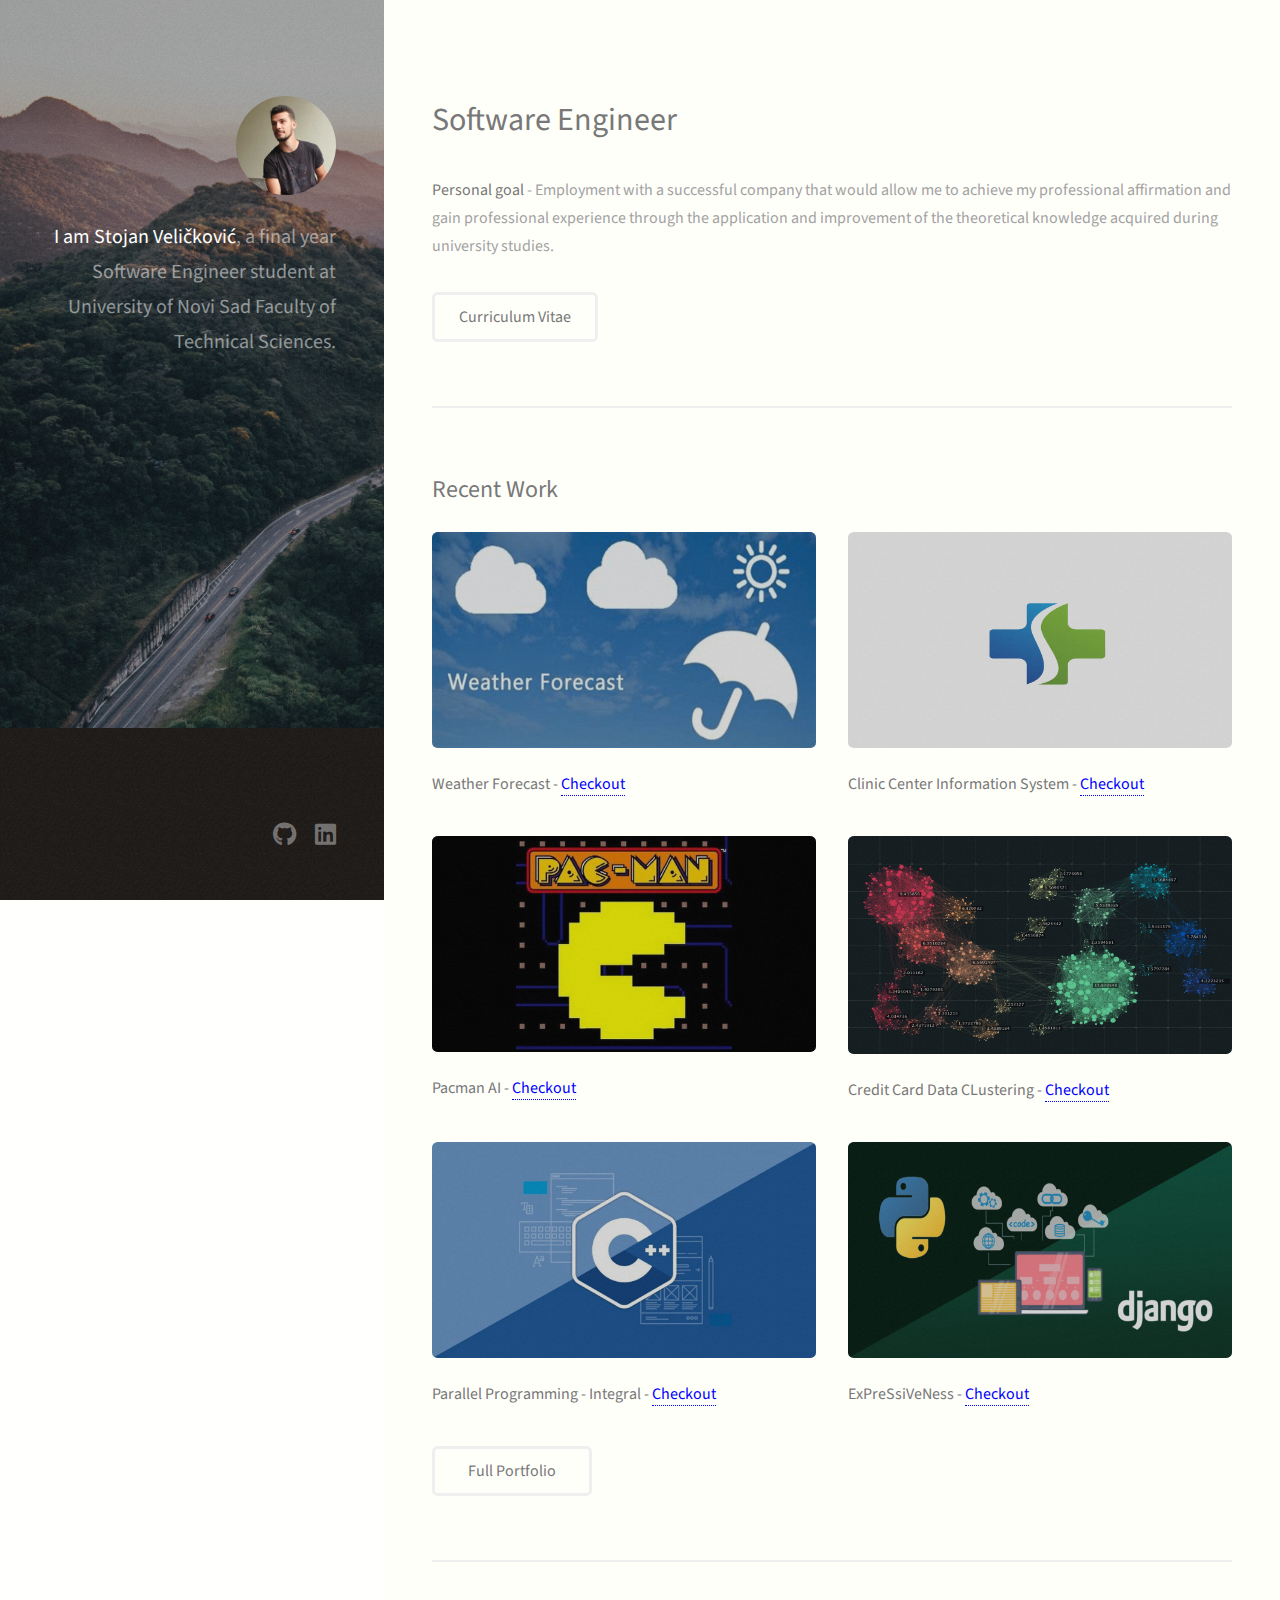
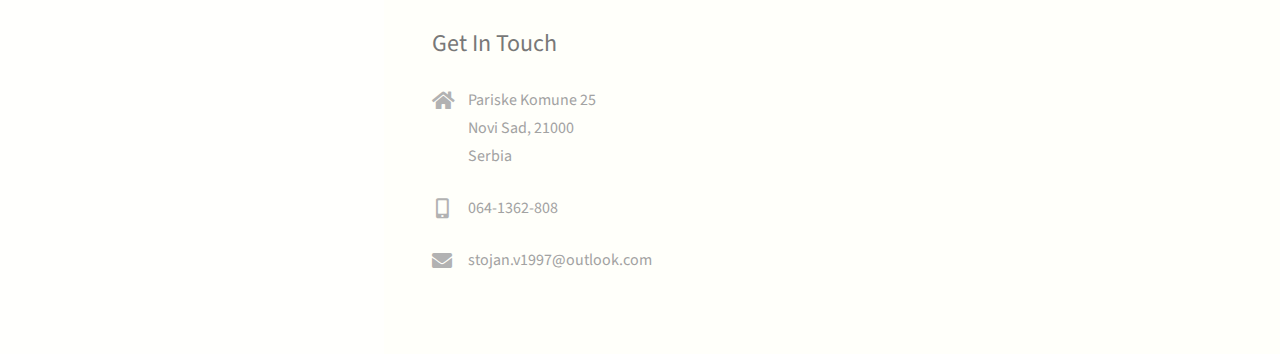
<file: index.html>
<!DOCTYPE HTML>
<!--
	Strata by HTML5 UP
	html5up.net | @ajlkn
	Free for personal and commercial use under the CCA 3.0 license (html5up.net/license)
-->
<html>

<head>
	<title>Portfolio</title>
	<meta charset="utf-8" />
	<meta name="viewport" content="width=device-width, initial-scale=1, user-scalable=no" />
	<link rel="stylesheet" href="assets/css/main.css" />
</head>

<body class="is-preload">

	<!-- Header -->
	<header id="header">
		<div class="inner">
			<a href="#" class="image avatar"><img src="images/avatar.jpg" alt="" /></a>
			<h1><strong>I am Stojan Veličković</strong>, a final year Software Engineer student at
				University of Novi Sad Faculty of Technical Sciences.<br />
			</h1>
		</div>
	</header>

	<!-- Main -->
	<div id="main">

		<!-- One -->
		<section id="one">
			<header class="major">
				<h2>Software Engineer</h2>
			</header>
			<p><strong>Personal goal </strong> - Employment with a successful company that would allow me to achieve my
				professional
				affirmation and gain
				professional experience through the application and improvement of the theoretical knowledge acquired
				during university studies.</p>
			<ul class="actions">
				<li><a href="https://github.com/StojanV97/StojanV97.github.io/blob/master/cv/Stojan%20Velickovi%C4%87%20%20CV.pdf"
						class="button" target="_blank">Curriculum Vitae</a></li>
			</ul>
		</section>

		<!-- Two -->
		<section id="two">
			<h2>Recent Work</h2>
			<div class="row">
				<article class="col-6 col-12-xsmall work-item">
					<a href="images/weather.jpg" class="image fit thumb"><img src="images/weather.jpg" alt="" /></a>
					<h3>Weather Forecast -
						<a href="https://github.com/StojanV97/Weather_App" target="_blank" class="linc">
							Checkout</a>
					</h3>
				</article>
				<article class="col-6 col-12-xsmall work-item">
					<a href="images/medical/medical.jpg" class="image fit thumb"><img src="images/medical/medical.jpg"
							alt="" /></a>
					<h3>Clinic Center Information System -
						<a href="https://github.com/StojanV97/Clinic_Center" target="_blank" class="linc">
							Checkout</a>
					</h3>
					</a>
				</article>
				<article class="col-6 col-12-xsmall work-item">
					<a href="images/pacman.jpg" class="image fit thumb"><img src="images/pacman.jpg" alt="" /></a>
					<h3>Pacman AI -
						<a href="https://github.com/StojanV97/Pacman_AI_and_Clustering" target="_blank" class="linc">
							Checkout</a>
					</h3>
				</article>
				<article class="col-6 col-12-xsmall work-item">
					<a href="images/clustering-algorithms-in-Machine-Learning.jpg" class="image fit thumb"><img
							src="images/clustering-algorithms-in-Machine-Learning.jpg" alt="" /></a>
					<h3>Credit Card Data CLustering -
						<a href="https://github.com/StojanV97/Pacman_AI_and_Clustering" target="_blank" class="linc">
							Checkout</a>
					</h3>
				</article>
				<article class="col-6 col-12-xsmall work-item">
					<a href="images/c++.jpg" class="image fit thumb"><img src="images/c++.jpg" alt="" /></a>
					<h3>Parallel Programming - Integral -
						<a href="https://github.com/StojanV97/TBB_Integral" target="_blank" class="linc">
							Checkout</a>
					</h3>
				</article>
				<article class="col-6 col-12-xsmall work-item">
					<a href="images/django.jpg" class="image fit thumb"><img src="images/django.jpg" alt="" /></a>
					<h3>ExPreSsiVeNess -
						<a href="https://github.com/StojanV97/ExPreSsiVeNess" target="_blank" class="linc">
							Checkout</a>
					</h3>
				</article>
			</div>
			<ul class="actions">
				<li><a href="https://github.com/StojanV97?tab=repositories" target="_blank" class="button">Full
						Portfolio</a></li>
			</ul>
		</section>

		<!-- Three -->
		<section id="three">
			<h2>Get In Touch</h2>
			<div class="col-4 col-12-small">
				<ul class="labeled-icons">
					<li>
						<h3 class="icon solid fa-home"><span class="label">Address</span></h3>
						Pariske Komune 25<br />
						Novi Sad, 21000<br />
						Serbia
					</li>
					<li>
						<h3 class="icon solid fa-mobile-alt"><span class="label">Phone</span></h3>
						064-1362-808
					</li>
					<li>
						<h3 class="icon solid fa-envelope"><span class="label">Email</span></h3>
						stojan.v1997@outlook.com
					</li>
				</ul>
			</div>
	</div>
	</section>

	<!-- Four -->
	<!--
					<section id="four">
						<h2>Elements</h2>

						<section>
							<h4>Text</h4>
							<p>This is <b>bold</b> and this is <strong>strong</strong>. This is <i>italic</i> and this is <em>emphasized</em>.
							This is <sup>superscript</sup> text and this is <sub>subscript</sub> text.
							This is <u>underlined</u> and this is code: <code>for (;;) { ... }</code>. Finally, <a href="#">this is a link</a>.</p>
							<hr />
							<header>
								<h4>Heading with a Subtitle</h4>
								<p>Lorem ipsum dolor sit amet nullam id egestas urna aliquam</p>
							</header>
							<p>Nunc lacinia ante nunc ac lobortis. Interdum adipiscing gravida odio porttitor sem non mi integer non faucibus ornare mi ut ante amet placerat aliquet. Volutpat eu sed ante lacinia sapien lorem accumsan varius montes viverra nibh in adipiscing blandit tempus accumsan.</p>
							<header>
								<h5>Heading with a Subtitle</h5>
								<p>Lorem ipsum dolor sit amet nullam id egestas urna aliquam</p>
							</header>
							<p>Nunc lacinia ante nunc ac lobortis. Interdum adipiscing gravida odio porttitor sem non mi integer non faucibus ornare mi ut ante amet placerat aliquet. Volutpat eu sed ante lacinia sapien lorem accumsan varius montes viverra nibh in adipiscing blandit tempus accumsan.</p>
							<hr />
							<h2>Heading Level 2</h2>
							<h3>Heading Level 3</h3>
							<h4>Heading Level 4</h4>
							<h5>Heading Level 5</h5>
							<h6>Heading Level 6</h6>
							<hr />
							<h5>Blockquote</h5>
							<blockquote>Fringilla nisl. Donec accumsan interdum nisi, quis tincidunt felis sagittis eget tempus euismod. Vestibulum ante ipsum primis in faucibus vestibulum. Blandit adipiscing eu felis iaculis volutpat ac adipiscing accumsan faucibus. Vestibulum ante ipsum primis in faucibus lorem ipsum dolor sit amet nullam adipiscing eu felis.</blockquote>
							<h5>Preformatted</h5>
							<pre><code>i = 0;

while (!deck.isInOrder()) {
print 'Iteration ' + i;
deck.shuffle();
i++;
}

print 'It took ' + i + ' iterations to sort the deck.';</code></pre>
						</section>

						<section>
							<h4>Lists</h4>
							<div class="row">
								<div class="col-6 col-12-xsmall">
									<h5>Unordered</h5>
									<ul>
										<li>Dolor pulvinar etiam magna etiam.</li>
										<li>Sagittis adipiscing lorem eleifend.</li>
										<li>Felis enim feugiat dolore viverra.</li>
									</ul>
									<h5>Alternate</h5>
									<ul class="alt">
										<li>Dolor pulvinar etiam magna etiam.</li>
										<li>Sagittis adipiscing lorem eleifend.</li>
										<li>Felis enim feugiat dolore viverra.</li>
									</ul>
								</div>
								<div class="col-6 col-12-xsmall">
									<h5>Ordered</h5>
									<ol>
										<li>Dolor pulvinar etiam magna etiam.</li>
										<li>Etiam vel felis at lorem sed viverra.</li>
										<li>Felis enim feugiat dolore viverra.</li>
										<li>Dolor pulvinar etiam magna etiam.</li>
										<li>Etiam vel felis at lorem sed viverra.</li>
										<li>Felis enim feugiat dolore viverra.</li>
									</ol>
									<h5>Icons</h5>
									<ul class="icons">
										<li><a href="#" class="icon brands fa-twitter"><span class="label">Twitter</span></a></li>
										<li><a href="#" class="icon brands fa-facebook-f"><span class="label">Facebook</span></a></li>
										<li><a href="#" class="icon brands fa-instagram"><span class="label">Instagram</span></a></li>
										<li><a href="#" class="icon brands fa-github"><span class="label">Github</span></a></li>
										<li><a href="#" class="icon brands fa-dribbble"><span class="label">Dribbble</span></a></li>
										<li><a href="#" class="icon brands fa-tumblr"><span class="label">Tumblr</span></a></li>
									</ul>
								</div>
							</div>
							<h5>Actions</h5>
							<ul class="actions">
								<li><a href="#" class="button primary">Default</a></li>
								<li><a href="#" class="button">Default</a></li>
							</ul>
							<ul class="actions small">
								<li><a href="#" class="button primary small">Small</a></li>
								<li><a href="#" class="button small">Small</a></li>
							</ul>
							<div class="row">
								<div class="col-6 col-12-small">
									<ul class="actions stacked">
										<li><a href="#" class="button primary">Default</a></li>
										<li><a href="#" class="button">Default</a></li>
									</ul>
								</div>
								<div class="col-6 col-12-small">
									<ul class="actions stacked">
										<li><a href="#" class="button primary small">Small</a></li>
										<li><a href="#" class="button small">Small</a></li>
									</ul>
								</div>
								<div class="col-6 col-12-small">
									<ul class="actions stacked">
										<li><a href="#" class="button primary fit">Default</a></li>
										<li><a href="#" class="button fit">Default</a></li>
									</ul>
								</div>
								<div class="col-6 col-12-small">
									<ul class="actions stacked">
										<li><a href="#" class="button primary small fit">Small</a></li>
										<li><a href="#" class="button small fit">Small</a></li>
									</ul>
								</div>
							</div>
						</section>

						<section>
							<h4>Table</h4>
							<h5>Default</h5>
							<div class="table-wrapper">
								<table>
									<thead>
										<tr>
											<th>Name</th>
											<th>Description</th>
											<th>Price</th>
										</tr>
									</thead>
									<tbody>
										<tr>
											<td>Item One</td>
											<td>Ante turpis integer aliquet porttitor.</td>
											<td>29.99</td>
										</tr>
										<tr>
											<td>Item Two</td>
											<td>Vis ac commodo adipiscing arcu aliquet.</td>
											<td>19.99</td>
										</tr>
										<tr>
											<td>Item Three</td>
											<td> Morbi faucibus arcu accumsan lorem.</td>
											<td>29.99</td>
										</tr>
										<tr>
											<td>Item Four</td>
											<td>Vitae integer tempus condimentum.</td>
											<td>19.99</td>
										</tr>
										<tr>
											<td>Item Five</td>
											<td>Ante turpis integer aliquet porttitor.</td>
											<td>29.99</td>
										</tr>
									</tbody>
									<tfoot>
										<tr>
											<td colspan="2"></td>
											<td>100.00</td>
										</tr>
									</tfoot>
								</table>
							</div>

							<h5>Alternate</h5>
							<div class="table-wrapper">
								<table class="alt">
									<thead>
										<tr>
											<th>Name</th>
											<th>Description</th>
											<th>Price</th>
										</tr>
									</thead>
									<tbody>
										<tr>
											<td>Item One</td>
											<td>Ante turpis integer aliquet porttitor.</td>
											<td>29.99</td>
										</tr>
										<tr>
											<td>Item Two</td>
											<td>Vis ac commodo adipiscing arcu aliquet.</td>
											<td>19.99</td>
										</tr>
										<tr>
											<td>Item Three</td>
											<td> Morbi faucibus arcu accumsan lorem.</td>
											<td>29.99</td>
										</tr>
										<tr>
											<td>Item Four</td>
											<td>Vitae integer tempus condimentum.</td>
											<td>19.99</td>
										</tr>
										<tr>
											<td>Item Five</td>
											<td>Ante turpis integer aliquet porttitor.</td>
											<td>29.99</td>
										</tr>
									</tbody>
									<tfoot>
										<tr>
											<td colspan="2"></td>
											<td>100.00</td>
										</tr>
									</tfoot>
								</table>
							</div>
						</section>

						<section>
							<h4>Buttons</h4>
							<ul class="actions">
								<li><a href="#" class="button primary">Primary</a></li>
								<li><a href="#" class="button">Default</a></li>
							</ul>
							<ul class="actions">
								<li><a href="#" class="button large">Large</a></li>
								<li><a href="#" class="button">Default</a></li>
								<li><a href="#" class="button small">Small</a></li>
							</ul>
							<ul class="actions fit">
								<li><a href="#" class="button primary fit">Fit</a></li>
								<li><a href="#" class="button fit">Fit</a></li>
							</ul>
							<ul class="actions fit small">
								<li><a href="#" class="button primary fit small">Fit + Small</a></li>
								<li><a href="#" class="button fit small">Fit + Small</a></li>
							</ul>
							<ul class="actions">
								<li><a href="#" class="button primary icon solid fa-download">Icon</a></li>
								<li><a href="#" class="button icon solid fa-download">Icon</a></li>
							</ul>
							<ul class="actions">
								<li><span class="button primary disabled">Primary</span></li>
								<li><span class="button disabled">Default</span></li>
							</ul>
						</section>

						<section>
							<h4>Form</h4>
							<form method="post" action="#">
								<div class="row gtr-uniform gtr-50">
									<div class="col-6 col-12-xsmall">
										<input type="text" name="demo-name" id="demo-name" value="" placeholder="Name" />
									</div>
									<div class="col-6 col-12-xsmall">
										<input type="email" name="demo-email" id="demo-email" value="" placeholder="Email" />
									</div>
									<div class="col-12">
										<select name="demo-category" id="demo-category">
											<option value="">- Category -</option>
											<option value="1">Manufacturing</option>
											<option value="1">Shipping</option>
											<option value="1">Administration</option>
											<option value="1">Human Resources</option>
										</select>
									</div>
									<div class="col-4 col-12-small">
										<input type="radio" id="demo-priority-low" name="demo-priority" checked>
										<label for="demo-priority-low">Low Priority</label>
									</div>
									<div class="col-4 col-12-small">
										<input type="radio" id="demo-priority-normal" name="demo-priority">
										<label for="demo-priority-normal">Normal Priority</label>
									</div>
									<div class="col-4 col-12-small">
										<input type="radio" id="demo-priority-high" name="demo-priority">
										<label for="demo-priority-high">High Priority</label>
									</div>
									<div class="col-6 col-12-small">
										<input type="checkbox" id="demo-copy" name="demo-copy">
										<label for="demo-copy">Email me a copy of this message</label>
									</div>
									<div class="col-6 col-12-small">
										<input type="checkbox" id="demo-human" name="demo-human" checked>
										<label for="demo-human">I am a human and not a robot</label>
									</div>
									<div class="col-12">
										<textarea name="demo-message" id="demo-message" placeholder="Enter your message" rows="6"></textarea>
									</div>
									<div class="col-12">
										<ul class="actions">
											<li><input type="submit" value="Send Message" class="primary" /></li>
											<li><input type="reset" value="Reset" /></li>
										</ul>
									</div>
								</div>
							</form>
						</section>

						<section>
							<h4>Image</h4>
							<h5>Fit</h5>
							<div class="box alt">
								<div class="row gtr-50 gtr-uniform">
									<div class="col-12"><span class="image fit"><img src="images/fulls/05.jpg" alt="" /></span></div>
									<div class="col-4"><span class="image fit"><img src="images/thumbs/01.jpg" alt="" /></span></div>
									<div class="col-4"><span class="image fit"><img src="images/thumbs/02.jpg" alt="" /></span></div>
									<div class="col-4"><span class="image fit"><img src="images/thumbs/03.jpg" alt="" /></span></div>
									<div class="col-4"><span class="image fit"><img src="images/thumbs/04.jpg" alt="" /></span></div>
									<div class="col-4"><span class="image fit"><img src="images/thumbs/05.jpg" alt="" /></span></div>
									<div class="col-4"><span class="image fit"><img src="images/thumbs/06.jpg" alt="" /></span></div>
									<div class="col-4"><span class="image fit"><img src="images/thumbs/03.jpg" alt="" /></span></div>
									<div class="col-4"><span class="image fit"><img src="images/thumbs/02.jpg" alt="" /></span></div>
									<div class="col-4"><span class="image fit"><img src="images/thumbs/01.jpg" alt="" /></span></div>
								</div>
							</div>
							<h5>Left &amp; Right</h5>
							<p><span class="image left"><img src="images/avatar.jpg" alt="" /></span>Fringilla nisl. Donec accumsan interdum nisi, quis tincidunt felis sagittis eget. tempus euismod. Vestibulum ante ipsum primis in faucibus vestibulum. Blandit adipiscing eu felis iaculis volutpat ac adipiscing accumsan eu faucibus. Integer ac pellentesque praesent tincidunt felis sagittis eget. tempus euismod. Vestibulum ante ipsum primis in faucibus vestibulum. Blandit adipiscing eu felis iaculis volutpat ac adipiscing accumsan eu faucibus. Integer ac pellentesque praesent. Donec accumsan interdum nisi, quis tincidunt felis sagittis eget. tempus euismod. Vestibulum ante ipsum primis in faucibus vestibulum. Blandit adipiscing eu felis iaculis volutpat ac adipiscing accumsan eu faucibus. Integer ac pellentesque praesent tincidunt felis sagittis eget. tempus euismod. Vestibulum ante ipsum primis in faucibus vestibulum. Blandit adipiscing eu felis iaculis volutpat ac adipiscing accumsan eu faucibus. Integer ac pellentesque praesent.</p>
							<p><span class="image right"><img src="images/avatar.jpg" alt="" /></span>Fringilla nisl. Donec accumsan interdum nisi, quis tincidunt felis sagittis eget. tempus euismod. Vestibulum ante ipsum primis in faucibus vestibulum. Blandit adipiscing eu felis iaculis volutpat ac adipiscing accumsan eu faucibus. Integer ac pellentesque praesent tincidunt felis sagittis eget. tempus euismod. Vestibulum ante ipsum primis in faucibus vestibulum. Blandit adipiscing eu felis iaculis volutpat ac adipiscing accumsan eu faucibus. Integer ac pellentesque praesent. Donec accumsan interdum nisi, quis tincidunt felis sagittis eget. tempus euismod. Vestibulum ante ipsum primis in faucibus vestibulum. Blandit adipiscing eu felis iaculis volutpat ac adipiscing accumsan eu faucibus. Integer ac pellentesque praesent tincidunt felis sagittis eget. tempus euismod. Vestibulum ante ipsum primis in faucibus vestibulum. Blandit adipiscing eu felis iaculis volutpat ac adipiscing accumsan eu faucibus. Integer ac pellentesque praesent.</p>
						</section>

					</section>
				-->

	</div>

	<!-- Footer -->
	<footer id="footer">
		<div class="inner">
			<ul class="icons">
				<li><a href="https://github.com/StojanV97" class="icon brands fa-github" target="_blank"><span
							class="label">Github</span></a></li>

				<li><a href="https://linkedin.com/in/stojan-velickovic-3a07561b7" class="icon brands fa fa-linkedin"
						target="_blank"><span class="label">Linked in</span></a></li>
			</ul>

		</div>
	</footer>

	<!-- Scripts -->
	<script src="assets/js/jquery.min.js"></script>
	<script src="assets/js/jquery.poptrox.min.js"></script>
	<script src="assets/js/browser.min.js"></script>
	<script src="assets/js/breakpoints.min.js"></script>
	<script src="assets/js/util.js"></script>
	<script src="assets/js/main.js"></script>

</body>

</html>
</file>
<file: assets/css/main.css>
@import url("fontawesome-all.min.css");
@import url("https://fonts.googleapis.com/css?family=Source+Sans+Pro:400,400italic");



html, body, div, span, applet, object,
iframe, h1, h2, h3, h4, h5, h6, p, blockquote,
pre, a, abbr, acronym, address, big, cite,
code, del, dfn, em, img, ins, kbd, q, s, samp,
small, strike, strong, sub, sup, tt, var, b,
u, i, center, dl, dt, dd, ol, ul, li, fieldset,
form, label, legend, table, caption, tbody,
tfoot, thead, tr, th, td, article, aside,
canvas, details, embed, figure, figcaption,
footer, header, hgroup, menu, nav, output, ruby,
section, summary, time, mark, audio, video {
	
	margin: 0;
	padding: 0;
	border: 0;
	font-size: 100%;
	font: inherit;
	vertical-align: baseline;}

article, aside, details, figcaption, figure,
footer, header, hgroup, menu, nav, section {
	display: block;}

body {
	line-height: 1;
}



ol, ul {
	list-style: none;
}

blockquote, q {
	quotes: none;
}

	blockquote:before, blockquote:after, q:before, q:after {
		content: '';
		content: none;
	}

table {
	border-collapse: collapse;
	border-spacing: 0;
}

body {
	-webkit-text-size-adjust: none;
}

mark {
	background-color: transparent;
	color: inherit;
}

input::-moz-focus-inner {
	border: 0;
	padding: 0;
}

input, select, textarea {
	-moz-appearance: none;
	-webkit-appearance: none;
	-ms-appearance: none;
	appearance: none;
}

/* Basic */

	html {
		box-sizing: border-box;
	}

	*, *:before, *:after {
		box-sizing: inherit;
	}

	body {
		background-color:#FFFFFD;
	}

		body.is-preload *, body.is-preload *:before, body.is-preload *:after {
			-moz-animation: none !important;
			-webkit-animation: none !important;
			-ms-animation: none !important;
			animation: none !important;
			-moz-transition: none !important;
			-webkit-transition: none !important;
			-ms-transition: none !important;
			transition: none !important;
		}

	body, input, select, textarea {
		color: #a2a2a2;
		font-family: "Source Sans Pro", Helvetica, sans-serif;
		font-size: 16pt;
		font-weight: 400;
		line-height: 1.75em;
	}

	a {
		-moz-transition: color 0.2s ease-in-out, border-color 0.2s ease-in-out;
		-webkit-transition: color 0.2s ease-in-out, border-color 0.2s ease-in-out;
		-ms-transition: color 0.2s ease-in-out, border-color 0.2s ease-in-out;
		transition: color 0.2s ease-in-out, border-color 0.2s ease-in-out;
		border-bottom: dotted 1px;
		color: #49bf9d;
		text-decoration: none;
	}

		a:hover {
			border-bottom-color: transparent;
			color: #49bf9d !important;
			text-decoration: none;
		}

	strong, b {
		color: #787878;
		font-weight: 400;
	}

	em, i {
		font-style: italic;
	}

	p {
		margin: 0 0 2em 0;
	}

	h1, h2, h3, h4, h5, h6 {
		color: #787878;
		font-weight: 400;
		line-height: 1em;
		margin: 0 0 1em 0;
	}

		h1 a, h2 a, h3 a, h4 a, h5 a, h6 a {
			color: inherit;
			text-decoration: none;
		}

	h1 {
		font-size: 2em;
		line-height: 1.5em;
	}

	h2 {
		font-size: 1.5em;
		line-height: 1.5em;
	}

	h3 {
		font-size: 1.25em;
		line-height: 1.5em;
	}

	h4 {
		font-size: 1.1em;
		line-height: 1.5em;
	}

	h5 {
		font-size: 0.9em;
		line-height: 1.5em;
	}

	h6 {
		font-size: 0.7em;
		line-height: 1.5em;
	}

	sub {
		font-size: 0.8em;
		position: relative;
		top: 0.5em;
	}

	sup {
		font-size: 0.8em;
		position: relative;
		top: -0.5em;
	}

	hr {
		border: 0;
		border-bottom: solid 2px #efefef;
		margin: 2em 0;
	}

		hr.major {
			margin: 3em 0;
		}

	blockquote {
		border-left: solid 6px #efefef;
		font-style: italic;
		margin: 0 0 2em 0;
		padding: 0.5em 0 0.5em 1.5em;
	}

	code {
		background: #f7f7f7;
		border-radius: 0.35em;
		border: solid 2px #efefef;
		font-family: "Courier New", monospace;
		font-size: 0.9em;
		margin: 0 0.25em;
		padding: 0.25em 0.65em;
	}

	pre {
		-webkit-overflow-scrolling: touch;
		font-family: "Courier New", monospace;
		font-size: 0.9em;
		margin: 0 0 2em 0;
	}

		pre code {
			display: block;
			line-height: 1.75em;
			padding: 1em 1.5em;
			overflow-x: auto;
		}

	.align-left {
		text-align: left;
	}

	.align-center {
		text-align: center;
	}

	.align-right {
		text-align: right;
	}

/* Container */

	.container {
		margin: 0 auto;
		max-width: calc(100% - 4em);
		width: 100%;
	}

		.container.xsmall {
			width: 25%;
		}

		.container.small {
			width: 50%;
		}

		.container.medium {
			width: 75%;
		}

		.container.large {
			width: 125%;
		}

		.container.xlarge {
			width: 150%;
		}

		.container.max {
			width: 100%;
		}

		@media screen and (max-width: 980px) {

			.container {
				width: 100% !important;
				max-width: 100% !important;
			}

		}

		@media screen and (max-width: 480px) {

			.container {
				max-width: calc(100% - 3em);
			}

		}

/* Row */

	.row {
		display: flex;
		flex-wrap: wrap;
		box-sizing: border-box;
		align-items: stretch;
	}

		.row > * {
			box-sizing: border-box;
		}

		.row.gtr-uniform > * > :last-child {
			margin-bottom: 0;
		}

		.row.aln-left {
			justify-content: flex-start;
		}

		.row.aln-center {
			justify-content: center;
		}

		.row.aln-right {
			justify-content: flex-end;
		}

		.row.aln-top {
			align-items: flex-start;
		}

		.row.aln-middle {
			align-items: center;
		}

		.row.aln-bottom {
			align-items: flex-end;
		}

		.row > .imp {
			order: -1;
		}

		.row > .col-1 {
			width: 8.33333%;
		}

		.row > .off-1 {
			margin-left: 8.33333%;
		}

		.row > .col-2 {
			width: 16.66667%;
		}

		.row > .off-2 {
			margin-left: 16.66667%;
		}

		.row > .col-3 {
			width: 25%;
		}

		.row > .off-3 {
			margin-left: 25%;
		}

		.row > .col-4 {
			width: 33.33333%;
		}

		.row > .off-4 {
			margin-left: 33.33333%;
		}

		.row > .col-5 {
			width: 41.66667%;
		}

		.row > .off-5 {
			margin-left: 41.66667%;
		}

		.row > .col-6 {
			width: 50%;
		}

		.row > .off-6 {
			margin-left: 50%;
		}

		.row > .col-7 {
			width: 58.33333%;
		}

		.row > .off-7 {
			margin-left: 58.33333%;
		}

		.row > .col-8 {
			width: 66.66667%;
		}

		.row > .off-8 {
			margin-left: 66.66667%;
		}

		.row > .col-9 {
			width: 75%;
		}

		.row > .off-9 {
			margin-left: 75%;
		}

		.row > .col-10 {
			width: 83.33333%;
		}

		.row > .off-10 {
			margin-left: 83.33333%;
		}

		.row > .col-11 {
			width: 91.66667%;
		}

		.row > .off-11 {
			margin-left: 91.66667%;
		}

		.row > .col-12 {
			width: 100%;
		}

		.row > .off-12 {
			margin-left: 100%;
		}

		.row.gtr-0 {
			margin-top: 0;
			margin-left: 0em;
		}

			.row.gtr-0 > * {
				padding: 0 0 0 0em;
			}

			.row.gtr-0.gtr-uniform {
				margin-top: 0em;
			}

				.row.gtr-0.gtr-uniform > * {
					padding-top: 0em;
				}

		.row.gtr-25 {
			margin-top: 0;
			margin-left: -0.625em;
		}

			.row.gtr-25 > * {
				padding: 0 0 0 0.625em;
			}

			.row.gtr-25.gtr-uniform {
				margin-top: -0.625em;
			}

				.row.gtr-25.gtr-uniform > * {
					padding-top: 0.625em;
				}

		.row.gtr-50 {
			margin-top: 0;
			margin-left: -1.25em;
		}

			.row.gtr-50 > * {
				padding: 0 0 0 1.25em;
			}

			.row.gtr-50.gtr-uniform {
				margin-top: -1.25em;
			}

				.row.gtr-50.gtr-uniform > * {
					padding-top: 1.25em;
				}

		.row {
			margin-top: 0;
			margin-left: -2.5em;
		}

			.row > * {
				padding: 0 0 0 2.5em;
			}

			.row.gtr-uniform {
				margin-top: -2.5em;
			}

				.row.gtr-uniform > * {
					padding-top: 2.5em;
				}

		.row.gtr-150 {
			margin-top: 0;
			margin-left: -3.75em;
		}

			.row.gtr-150 > * {
				padding: 0 0 0 3.75em;
			}

			.row.gtr-150.gtr-uniform {
				margin-top: -3.75em;
			}

				.row.gtr-150.gtr-uniform > * {
					padding-top: 3.75em;
				}

		.row.gtr-200 {
			margin-top: 0;
			margin-left: -5em;
		}

			.row.gtr-200 > * {
				padding: 0 0 0 5em;
			}

			.row.gtr-200.gtr-uniform {
				margin-top: -5em;
			}

				.row.gtr-200.gtr-uniform > * {
					padding-top: 5em;
				}

		@media screen and (max-width: 1800px) {

			.row {
				display: flex;
				flex-wrap: wrap;
				box-sizing: border-box;
				align-items: stretch;
			}

				.row > * {
					box-sizing: border-box;
				}

				.row.gtr-uniform > * > :last-child {
					margin-bottom: 0;
				}

				.row.aln-left {
					justify-content: flex-start;
				}

				.row.aln-center {
					justify-content: center;
				}

				.row.aln-right {
					justify-content: flex-end;
				}

				.row.aln-top {
					align-items: flex-start;
				}

				.row.aln-middle {
					align-items: center;
				}

				.row.aln-bottom {
					align-items: flex-end;
				}

				.row > .imp-xlarge {
					order: -1;
				}

				.row > .col-1-xlarge {
					width: 8.33333%;
				}

				.row > .off-1-xlarge {
					margin-left: 8.33333%;
				}

				.row > .col-2-xlarge {
					width: 16.66667%;
				}

				.row > .off-2-xlarge {
					margin-left: 16.66667%;
				}

				.row > .col-3-xlarge {
					width: 25%;
				}

				.row > .off-3-xlarge {
					margin-left: 25%;
				}

				.row > .col-4-xlarge {
					width: 33.33333%;
				}

				.row > .off-4-xlarge {
					margin-left: 33.33333%;
				}

				.row > .col-5-xlarge {
					width: 41.66667%;
				}

				.row > .off-5-xlarge {
					margin-left: 41.66667%;
				}

				.row > .col-6-xlarge {
					width: 50%;
				}

				.row > .off-6-xlarge {
					margin-left: 50%;
				}

				.row > .col-7-xlarge {
					width: 58.33333%;
				}

				.row > .off-7-xlarge {
					margin-left: 58.33333%;
				}

				.row > .col-8-xlarge {
					width: 66.66667%;
				}

				.row > .off-8-xlarge {
					margin-left: 66.66667%;
				}

				.row > .col-9-xlarge {
					width: 75%;
				}

				.row > .off-9-xlarge {
					margin-left: 75%;
				}

				.row > .col-10-xlarge {
					width: 83.33333%;
				}

				.row > .off-10-xlarge {
					margin-left: 83.33333%;
				}

				.row > .col-11-xlarge {
					width: 91.66667%;
				}

				.row > .off-11-xlarge {
					margin-left: 91.66667%;
				}

				.row > .col-12-xlarge {
					width: 100%;
				}

				.row > .off-12-xlarge {
					margin-left: 100%;
				}

				.row.gtr-0 {
					margin-top: 0;
					margin-left: 0em;
				}

					.row.gtr-0 > * {
						padding: 0 0 0 0em;
					}

					.row.gtr-0.gtr-uniform {
						margin-top: 0em;
					}

						.row.gtr-0.gtr-uniform > * {
							padding-top: 0em;
						}

				.row.gtr-25 {
					margin-top: 0;
					margin-left: -0.625em;
				}

					.row.gtr-25 > * {
						padding: 0 0 0 0.625em;
					}

					.row.gtr-25.gtr-uniform {
						margin-top: -0.625em;
					}

						.row.gtr-25.gtr-uniform > * {
							padding-top: 0.625em;
						}

				.row.gtr-50 {
					margin-top: 0;
					margin-left: -1.25em;
				}

					.row.gtr-50 > * {
						padding: 0 0 0 1.25em;
					}

					.row.gtr-50.gtr-uniform {
						margin-top: -1.25em;
					}

						.row.gtr-50.gtr-uniform > * {
							padding-top: 1.25em;
						}

				.row {
					margin-top: 0;
					margin-left: -2.5em;
				}

					.row > * {
						padding: 0 0 0 2.5em;
					}

					.row.gtr-uniform {
						margin-top: -2.5em;
					}

						.row.gtr-uniform > * {
							padding-top: 2.5em;
						}

				.row.gtr-150 {
					margin-top: 0;
					margin-left: -3.75em;
				}

					.row.gtr-150 > * {
						padding: 0 0 0 3.75em;
					}

					.row.gtr-150.gtr-uniform {
						margin-top: -3.75em;
					}

						.row.gtr-150.gtr-uniform > * {
							padding-top: 3.75em;
						}

				.row.gtr-200 {
					margin-top: 0;
					margin-left: -5em;
				}

					.row.gtr-200 > * {
						padding: 0 0 0 5em;
					}

					.row.gtr-200.gtr-uniform {
						margin-top: -5em;
					}

						.row.gtr-200.gtr-uniform > * {
							padding-top: 5em;
						}

		}

		@media screen and (max-width: 1280px) {

			.row {
				display: flex;
				flex-wrap: wrap;
				box-sizing: border-box;
				align-items: stretch;
			}

				.row > * {
					box-sizing: border-box;
				}

				.row.gtr-uniform > * > :last-child {
					margin-bottom: 0;
				}

				.row.aln-left {
					justify-content: flex-start;
				}

				.row.aln-center {
					justify-content: center;
				}

				.row.aln-right {
					justify-content: flex-end;
				}

				.row.aln-top {
					align-items: flex-start;
				}

				.row.aln-middle {
					align-items: center;
				}

				.row.aln-bottom {
					align-items: flex-end;
				}

				.row > .imp-large {
					order: -1;
				}

				.row > .col-1-large {
					width: 8.33333%;
				}

				.row > .off-1-large {
					margin-left: 8.33333%;
				}

				.row > .col-2-large {
					width: 16.66667%;
				}

				.row > .off-2-large {
					margin-left: 16.66667%;
				}

				.row > .col-3-large {
					width: 25%;
				}

				.row > .off-3-large {
					margin-left: 25%;
				}

				.row > .col-4-large {
					width: 33.33333%;
				}

				.row > .off-4-large {
					margin-left: 33.33333%;
				}

				.row > .col-5-large {
					width: 41.66667%;
				}

				.row > .off-5-large {
					margin-left: 41.66667%;
				}

				.row > .col-6-large {
					width: 50%;
				}

				.row > .off-6-large {
					margin-left: 50%;
				}

				.row > .col-7-large {
					width: 58.33333%;
				}

				.row > .off-7-large {
					margin-left: 58.33333%;
				}

				.row > .col-8-large {
					width: 66.66667%;
				}

				.row > .off-8-large {
					margin-left: 66.66667%;
				}

				.row > .col-9-large {
					width: 75%;
				}

				.row > .off-9-large {
					margin-left: 75%;
				}

				.row > .col-10-large {
					width: 83.33333%;
				}

				.row > .off-10-large {
					margin-left: 83.33333%;
				}

				.row > .col-11-large {
					width: 91.66667%;
				}

				.row > .off-11-large {
					margin-left: 91.66667%;
				}

				.row > .col-12-large {
					width: 100%;
				}

				.row > .off-12-large {
					margin-left: 100%;
				}

				.row.gtr-0 {
					margin-top: 0;
					margin-left: 0em;
				}

					.row.gtr-0 > * {
						padding: 0 0 0 0em;
					}

					.row.gtr-0.gtr-uniform {
						margin-top: 0em;
					}

						.row.gtr-0.gtr-uniform > * {
							padding-top: 0em;
						}

				.row.gtr-25 {
					margin-top: 0;
					margin-left: -0.5em;
				}

					.row.gtr-25 > * {
						padding: 0 0 0 0.5em;
					}

					.row.gtr-25.gtr-uniform {
						margin-top: -0.5em;
					}

						.row.gtr-25.gtr-uniform > * {
							padding-top: 0.5em;
						}

				.row.gtr-50 {
					margin-top: 0;
					margin-left: -1em;
				}

					.row.gtr-50 > * {
						padding: 0 0 0 1em;
					}

					.row.gtr-50.gtr-uniform {
						margin-top: -1em;
					}

						.row.gtr-50.gtr-uniform > * {
							padding-top: 1em;
						}

				.row {
					margin-top: 0;
					margin-left: -2em;
				}

					.row > * {
						padding: 0 0 0 2em;
					}

					.row.gtr-uniform {
						margin-top: -2em;
					}

						.row.gtr-uniform > * {
							padding-top: 2em;
						}

				.row.gtr-150 {
					margin-top: 0;
					margin-left: -3em;
				}

					.row.gtr-150 > * {
						padding: 0 0 0 3em;
					}

					.row.gtr-150.gtr-uniform {
						margin-top: -3em;
					}

						.row.gtr-150.gtr-uniform > * {
							padding-top: 3em;
						}

				.row.gtr-200 {
					margin-top: 0;
					margin-left: -4em;
				}

					.row.gtr-200 > * {
						padding: 0 0 0 4em;
					}

					.row.gtr-200.gtr-uniform {
						margin-top: -4em;
					}

						.row.gtr-200.gtr-uniform > * {
							padding-top: 4em;
						}

		}

		@media screen and (max-width: 980px) {

			.row {
				display: flex;
				flex-wrap: wrap;
				box-sizing: border-box;
				align-items: stretch;
			}

				.row > * {
					box-sizing: border-box;
				}

				.row.gtr-uniform > * > :last-child {
					margin-bottom: 0;
				}

				.row.aln-left {
					justify-content: flex-start;
				}

				.row.aln-center {
					justify-content: center;
				}

				.row.aln-right {
					justify-content: flex-end;
				}

				.row.aln-top {
					align-items: flex-start;
				}

				.row.aln-middle {
					align-items: center;
				}

				.row.aln-bottom {
					align-items: flex-end;
				}

				.row > .imp-medium {
					order: -1;
				}

				.row > .col-1-medium {
					width: 8.33333%;
				}

				.row > .off-1-medium {
					margin-left: 8.33333%;
				}

				.row > .col-2-medium {
					width: 16.66667%;
				}

				.row > .off-2-medium {
					margin-left: 16.66667%;
				}

				.row > .col-3-medium {
					width: 25%;
				}

				.row > .off-3-medium {
					margin-left: 25%;
				}

				.row > .col-4-medium {
					width: 33.33333%;
				}

				.row > .off-4-medium {
					margin-left: 33.33333%;
				}

				.row > .col-5-medium {
					width: 41.66667%;
				}

				.row > .off-5-medium {
					margin-left: 41.66667%;
				}

				.row > .col-6-medium {
					width: 50%;
				}

				.row > .off-6-medium {
					margin-left: 50%;
				}

				.row > .col-7-medium {
					width: 58.33333%;
				}

				.row > .off-7-medium {
					margin-left: 58.33333%;
				}

				.row > .col-8-medium {
					width: 66.66667%;
				}

				.row > .off-8-medium {
					margin-left: 66.66667%;
				}

				.row > .col-9-medium {
					width: 75%;
				}

				.row > .off-9-medium {
					margin-left: 75%;
				}

				.row > .col-10-medium {
					width: 83.33333%;
				}

				.row > .off-10-medium {
					margin-left: 83.33333%;
				}

				.row > .col-11-medium {
					width: 91.66667%;
				}

				.row > .off-11-medium {
					margin-left: 91.66667%;
				}

				.row > .col-12-medium {
					width: 100%;
				}

				.row > .off-12-medium {
					margin-left: 100%;
				}

				.row.gtr-0 {
					margin-top: 0;
					margin-left: 0em;
				}

					.row.gtr-0 > * {
						padding: 0 0 0 0em;
					}

					.row.gtr-0.gtr-uniform {
						margin-top: 0em;
					}

						.row.gtr-0.gtr-uniform > * {
							padding-top: 0em;
						}

				.row.gtr-25 {
					margin-top: 0;
					margin-left: -0.5em;
				}

					.row.gtr-25 > * {
						padding: 0 0 0 0.5em;
					}

					.row.gtr-25.gtr-uniform {
						margin-top: -0.5em;
					}

						.row.gtr-25.gtr-uniform > * {
							padding-top: 0.5em;
						}

				.row.gtr-50 {
					margin-top: 0;
					margin-left: -1em;
				}

					.row.gtr-50 > * {
						padding: 0 0 0 1em;
					}

					.row.gtr-50.gtr-uniform {
						margin-top: -1em;
					}

						.row.gtr-50.gtr-uniform > * {
							padding-top: 1em;
						}

				.row {
					margin-top: 0;
					margin-left: -2em;
				}

					.row > * {
						padding: 0 0 0 2em;
					}

					.row.gtr-uniform {
						margin-top: -2em;
					}

						.row.gtr-uniform > * {
							padding-top: 2em;
						}

				.row.gtr-150 {
					margin-top: 0;
					margin-left: -3em;
				}

					.row.gtr-150 > * {
						padding: 0 0 0 3em;
					}

					.row.gtr-150.gtr-uniform {
						margin-top: -3em;
					}

						.row.gtr-150.gtr-uniform > * {
							padding-top: 3em;
						}

				.row.gtr-200 {
					margin-top: 0;
					margin-left: -4em;
				}

					.row.gtr-200 > * {
						padding: 0 0 0 4em;
					}

					.row.gtr-200.gtr-uniform {
						margin-top: -4em;
					}

						.row.gtr-200.gtr-uniform > * {
							padding-top: 4em;
						}

		}

		@media screen and (max-width: 736px) {

			.row {
				display: flex;
				flex-wrap: wrap;
				box-sizing: border-box;
				align-items: stretch;
			}

				.row > * {
					box-sizing: border-box;
				}

				.row.gtr-uniform > * > :last-child {
					margin-bottom: 0;
				}

				.row.aln-left {
					justify-content: flex-start;
				}

				.row.aln-center {
					justify-content: center;
				}

				.row.aln-right {
					justify-content: flex-end;
				}

				.row.aln-top {
					align-items: flex-start;
				}

				.row.aln-middle {
					align-items: center;
				}

				.row.aln-bottom {
					align-items: flex-end;
				}

				.row > .imp-small {
					order: -1;
				}

				.row > .col-1-small {
					width: 8.33333%;
				}

				.row > .off-1-small {
					margin-left: 8.33333%;
				}

				.row > .col-2-small {
					width: 16.66667%;
				}

				.row > .off-2-small {
					margin-left: 16.66667%;
				}

				.row > .col-3-small {
					width: 25%;
				}

				.row > .off-3-small {
					margin-left: 25%;
				}

				.row > .col-4-small {
					width: 33.33333%;
				}

				.row > .off-4-small {
					margin-left: 33.33333%;
				}

				.row > .col-5-small {
					width: 41.66667%;
				}

				.row > .off-5-small {
					margin-left: 41.66667%;
				}

				.row > .col-6-small {
					width: 50%;
				}

				.row > .off-6-small {
					margin-left: 50%;
				}

				.row > .col-7-small {
					width: 58.33333%;
				}

				.row > .off-7-small {
					margin-left: 58.33333%;
				}

				.row > .col-8-small {
					width: 66.66667%;
				}

				.row > .off-8-small {
					margin-left: 66.66667%;
				}

				.row > .col-9-small {
					width: 75%;
				}

				.row > .off-9-small {
					margin-left: 75%;
				}

				.row > .col-10-small {
					width: 83.33333%;
				}

				.row > .off-10-small {
					margin-left: 83.33333%;
				}

				.row > .col-11-small {
					width: 91.66667%;
				}

				.row > .off-11-small {
					margin-left: 91.66667%;
				}

				.row > .col-12-small {
					width: 100%;
				}

				.row > .off-12-small {
					margin-left: 100%;
				}

				.row.gtr-0 {
					margin-top: 0;
					margin-left: 0em;
				}

					.row.gtr-0 > * {
						padding: 0 0 0 0em;
					}

					.row.gtr-0.gtr-uniform {
						margin-top: 0em;
					}

						.row.gtr-0.gtr-uniform > * {
							padding-top: 0em;
						}

				.row.gtr-25 {
					margin-top: 0;
					margin-left: -0.375em;
				}

					.row.gtr-25 > * {
						padding: 0 0 0 0.375em;
					}

					.row.gtr-25.gtr-uniform {
						margin-top: -0.375em;
					}

						.row.gtr-25.gtr-uniform > * {
							padding-top: 0.375em;
						}

				.row.gtr-50 {
					margin-top: 0;
					margin-left: -0.75em;
				}

					.row.gtr-50 > * {
						padding: 0 0 0 0.75em;
					}

					.row.gtr-50.gtr-uniform {
						margin-top: -0.75em;
					}

						.row.gtr-50.gtr-uniform > * {
							padding-top: 0.75em;
						}

				.row {
					margin-top: 0;
					margin-left: -1.5em;
				}

					.row > * {
						padding: 0 0 0 1.5em;
					}

					.row.gtr-uniform {
						margin-top: -1.5em;
					}

						.row.gtr-uniform > * {
							padding-top: 1.5em;
						}

				.row.gtr-150 {
					margin-top: 0;
					margin-left: -2.25em;
				}

					.row.gtr-150 > * {
						padding: 0 0 0 2.25em;
					}

					.row.gtr-150.gtr-uniform {
						margin-top: -2.25em;
					}

						.row.gtr-150.gtr-uniform > * {
							padding-top: 2.25em;
						}

				.row.gtr-200 {
					margin-top: 0;
					margin-left: -3em;
				}

					.row.gtr-200 > * {
						padding: 0 0 0 3em;
					}

					.row.gtr-200.gtr-uniform {
						margin-top: -3em;
					}

						.row.gtr-200.gtr-uniform > * {
							padding-top: 3em;
						}

		}

		@media screen and (max-width: 480px) {

			.row {
				display: flex;
				flex-wrap: wrap;
				box-sizing: border-box;
				align-items: stretch;
			}

				.row > * {
					box-sizing: border-box;
				}

				.row.gtr-uniform > * > :last-child {
					margin-bottom: 0;
				}

				.row.aln-left {
					justify-content: flex-start;
				}

				.row.aln-center {
					justify-content: center;
				}

				.row.aln-right {
					justify-content: flex-end;
				}

				.row.aln-top {
					align-items: flex-start;
				}

				.row.aln-middle {
					align-items: center;
				}

				.row.aln-bottom {
					align-items: flex-end;
				}

				.row > .imp-xsmall {
					order: -1;
				}

				.row > .col-1-xsmall {
					width: 8.33333%;
				}

				.row > .off-1-xsmall {
					margin-left: 8.33333%;
				}

				.row > .col-2-xsmall {
					width: 16.66667%;
				}

				.row > .off-2-xsmall {
					margin-left: 16.66667%;
				}

				.row > .col-3-xsmall {
					width: 25%;
				}

				.row > .off-3-xsmall {
					margin-left: 25%;
				}

				.row > .col-4-xsmall {
					width: 33.33333%;
				}

				.row > .off-4-xsmall {
					margin-left: 33.33333%;
				}

				.row > .col-5-xsmall {
					width: 41.66667%;
				}

				.row > .off-5-xsmall {
					margin-left: 41.66667%;
				}

				.row > .col-6-xsmall {
					width: 50%;
				}

				.row > .off-6-xsmall {
					margin-left: 50%;
				}

				.row > .col-7-xsmall {
					width: 58.33333%;
				}

				.row > .off-7-xsmall {
					margin-left: 58.33333%;
				}

				.row > .col-8-xsmall {
					width: 66.66667%;
				}

				.row > .off-8-xsmall {
					margin-left: 66.66667%;
				}

				.row > .col-9-xsmall {
					width: 75%;
				}

				.row > .off-9-xsmall {
					margin-left: 75%;
				}

				.row > .col-10-xsmall {
					width: 83.33333%;
				}

				.row > .off-10-xsmall {
					margin-left: 83.33333%;
				}

				.row > .col-11-xsmall {
					width: 91.66667%;
				}

				.row > .off-11-xsmall {
					margin-left: 91.66667%;
				}

				.row > .col-12-xsmall {
					width: 100%;
				}

				.row > .off-12-xsmall {
					margin-left: 100%;
				}

				.row.gtr-0 {
					margin-top: 0;
					margin-left: 0em;
				}

					.row.gtr-0 > * {
						padding: 0 0 0 0em;
					}

					.row.gtr-0.gtr-uniform {
						margin-top: 0em;
					}

						.row.gtr-0.gtr-uniform > * {
							padding-top: 0em;
						}

				.row.gtr-25 {
					margin-top: 0;
					margin-left: -0.375em;
				}

					.row.gtr-25 > * {
						padding: 0 0 0 0.375em;
					}

					.row.gtr-25.gtr-uniform {
						margin-top: -0.375em;
					}

						.row.gtr-25.gtr-uniform > * {
							padding-top: 0.375em;
						}

				.row.gtr-50 {
					margin-top: 0;
					margin-left: -0.75em;
				}

					.row.gtr-50 > * {
						padding: 0 0 0 0.75em;
					}

					.row.gtr-50.gtr-uniform {
						margin-top: -0.75em;
					}

						.row.gtr-50.gtr-uniform > * {
							padding-top: 0.75em;
						}

				.row {
					margin-top: 0;
					margin-left: -1.5em;
				}

					.row > * {
						padding: 0 0 0 1.5em;
					}

					.row.gtr-uniform {
						margin-top: -1.5em;
					}

						.row.gtr-uniform > * {
							padding-top: 1.5em;
						}

				.row.gtr-150 {
					margin-top: 0;
					margin-left: -2.25em;
				}

					.row.gtr-150 > * {
						padding: 0 0 0 2.25em;
					}

					.row.gtr-150.gtr-uniform {
						margin-top: -2.25em;
					}

						.row.gtr-150.gtr-uniform > * {
							padding-top: 2.25em;
						}

				.row.gtr-200 {
					margin-top: 0;
					margin-left: -3em;
				}

					.row.gtr-200 > * {
						padding: 0 0 0 3em;
					}

					.row.gtr-200.gtr-uniform {
						margin-top: -3em;
					}

						.row.gtr-200.gtr-uniform > * {
							padding-top: 3em;
						}

		}

/* Section/Article */

	section.special, article.special {
		text-align: center;
	}

	header p {
		color: #b2b2b2;
		position: relative;
		margin: 0 0 1.5em 0;
	}

	header h2 + p {
		font-size: 1.25em;
		margin-top: -1em;
		line-height: 1.5em;
	}

	header h3 + p {
		font-size: 1.1em;
		margin-top: -0.8em;
		line-height: 1.5em;
	}

	header h4 + p,
	header h5 + p,
	header h6 + p {
		font-size: 0.9em;
		margin-top: -0.6em;
		line-height: 1.5em;
	}

	header.major h2 {
		font-size: 2em;
	}

/* Form */

	form {
		margin: 0 0 2em 0;
	}

	label {
		color: #787878;
		display: block;
		font-size: 0.9em;
		font-weight: 400;
		margin: 0 0 1em 0;
	}

	input[type="text"],
	input[type="password"],
	input[type="email"],
	select,
	textarea {
		-moz-appearance: none;
		-webkit-appearance: none;
		-ms-appearance: none;
		appearance: none;
		background: #f7f7f7;
		border-radius: 0.35em;
		border: solid 2px transparent;
		color: inherit;
		display: block;
		outline: 0;
		padding: 0 0.75em;
		text-decoration: none;
		width: 100%;
	}

		input[type="text"]:invalid,
		input[type="password"]:invalid,
		input[type="email"]:invalid,
		select:invalid,
		textarea:invalid {
			box-shadow: none;
		}

		input[type="text"]:focus,
		input[type="password"]:focus,
		input[type="email"]:focus,
		select:focus,
		textarea:focus {
			border-color: #49bf9d;
		}

	select {
		background-image: url("data:image/svg+xml;charset=utf8,%3Csvg xmlns='http://www.w3.org/2000/svg' width='40' height='40' preserveAspectRatio='none' viewBox='0 0 40 40'%3E%3Cpath d='M9.4,12.3l10.4,10.4l10.4-10.4c0.2-0.2,0.5-0.4,0.9-0.4c0.3,0,0.6,0.1,0.9,0.4l3.3,3.3c0.2,0.2,0.4,0.5,0.4,0.9 c0,0.4-0.1,0.6-0.4,0.9L20.7,31.9c-0.2,0.2-0.5,0.4-0.9,0.4c-0.3,0-0.6-0.1-0.9-0.4L4.3,17.3c-0.2-0.2-0.4-0.5-0.4-0.9 c0-0.4,0.1-0.6,0.4-0.9l3.3-3.3c0.2-0.2,0.5-0.4,0.9-0.4S9.1,12.1,9.4,12.3z' fill='%23dfdfdf' /%3E%3C/svg%3E");
		background-size: 1.25rem;
		background-repeat: no-repeat;
		background-position: calc(100% - 1rem) center;
		height: 2.75em;
		padding-right: 2.75em;
		text-overflow: ellipsis;
	}

		select option {
			color: #787878;
			background: #fff;
		}

		select:focus::-ms-value {
			background-color: transparent;
		}

		select::-ms-expand {
			display: none;
		}

	input[type="text"],
	input[type="password"],
	input[type="email"],
	select {
		height: 2.75em;
	}

	textarea {
		padding: 0.75em;
	}

	input[type="checkbox"],
	input[type="radio"] {
		-moz-appearance: none;
		-webkit-appearance: none;
		-ms-appearance: none;
		appearance: none;
		display: block;
		float: left;
		margin-right: -2em;
		opacity: 0;
		width: 1em;
		z-index: -1;
	}

		input[type="checkbox"] + label,
		input[type="radio"] + label {
			text-decoration: none;
			color: #a2a2a2;
			cursor: pointer;
			display: inline-block;
			font-size: 1em;
			font-weight: 400;
			padding-left: 2.4em;
			padding-right: 0.75em;
			position: relative;
		}

			input[type="checkbox"] + label:before,
			input[type="radio"] + label:before {
				-moz-osx-font-smoothing: grayscale;
				-webkit-font-smoothing: antialiased;
				display: inline-block;
				font-style: normal;
				font-variant: normal;
				text-rendering: auto;
				line-height: 1;
				text-transform: none !important;
				font-family: 'Font Awesome 5 Free';
				font-weight: 900;
			}

			input[type="checkbox"] + label:before,
			input[type="radio"] + label:before {
				background: #f7f7f7;
				border-radius: 0.35em;
				border: solid 2px transparent;
				content: '';
				display: inline-block;
				font-size: 0.8em;
				height: 2.0625em;
				left: 0;
				line-height: 1.85625em;
				position: absolute;
				text-align: center;
				top: 0;
				width: 2.0625em;
			}

		input[type="checkbox"]:checked + label:before,
		input[type="radio"]:checked + label:before {
			background: #787878;
			border-color: #787878;
			color: #fff;
			content: '\f00c';
		}

		input[type="checkbox"]:focus + label:before,
		input[type="radio"]:focus + label:before {
			border-color: #49bf9d;
		}

	input[type="checkbox"] + label:before {
		border-radius: 0.35em;
	}

	input[type="radio"] + label:before {
		border-radius: 100%;
	}

	::-webkit-input-placeholder {
		color: #b2b2b2 !important;
		opacity: 1.0;
	}

	:-moz-placeholder {
		color: #b2b2b2 !important;
		opacity: 1.0;
	}

	::-moz-placeholder {
		color: #b2b2b2 !important;
		opacity: 1.0;
	}

	:-ms-input-placeholder {
		color: #b2b2b2 !important;
		opacity: 1.0;
	}

/* Box */

	.box {
		border-radius: 0.35em;
		border: solid 2px #efefef;
		margin-bottom: 2em;
		padding: 1.5em;
	}

		.box > :last-child,
		.box > :last-child > :last-child,
		.box > :last-child > :last-child > :last-child {
			margin-bottom: 0;
		}

		.box.alt {
			border: 0;
			border-radius: 0;
			padding: 0;
		}

/* Icon */

	.icon {
		text-decoration: none;
		border-bottom: none;
		position: relative;
	}

		.icon:before {
			-moz-osx-font-smoothing: grayscale;
			-webkit-font-smoothing: antialiased;
			display: inline-block;
			font-style: normal;
			font-variant: normal;
			text-rendering: auto;
			line-height: 1;
			text-transform: none !important;
			font-family: 'Font Awesome 5 Free';
			font-weight: 400;
		}

		.icon > .label {
			display: none;
		}

		.icon:before {
			line-height: inherit;
		}

		.icon.solid:before {
			font-weight: 900;
		}

		.icon.brands:before {
			font-family: 'Font Awesome 5 Brands';
		}

/* Image */

	.linc{
		text-decoration: none;
		outline: none;
		color:blue;
	}

	.image {
		border-radius: 0.35em;
		border: 0;
		display: inline-block;
		position: relative;
	}

		.image:before {
			-moz-transition: opacity 0.2s ease-in-out;
			-webkit-transition: opacity 0.2s ease-in-out;
			-ms-transition: opacity 0.2s ease-in-out;
			transition: opacity 0.2s ease-in-out;
			background: url("images/overlay.png");
			border-radius: 0.35em;
			content: '';
			display: block;
			height: 100%;
			left: 0;
			opacity: 0.5;
			position: absolute;
			top: 0;
			width: 100%;
		}

		.image.thumb {
			text-align: center;
		}

			.image.thumb:after {
				-moz-transition: opacity 0.2s ease-in-out;
				-webkit-transition: opacity 0.2s ease-in-out;
				-ms-transition: opacity 0.2s ease-in-out;
				transition: opacity 0.2s ease-in-out;
				border-radius: 0.35em;
				border: solid 3px rgba(255, 255, 255, 0.5);
				color: #fff;
				content: 'View';
				display: inline-block;
				font-size: 0.8em;
				font-weight: 400;
				left: 50%;
				line-height: 2.25em;
				margin: -1.25em 0 0 -3em;
				opacity: 0;
				padding: 0 1.5em;
				position: absolute;
				text-align: center;
				text-decoration: none;
				top: 50%;
				white-space: nowrap;
			}

			.image.thumb:hover:after {
				opacity: 1.0;
			}

			.image.thumb:hover:before {
				background: url("images/overlay.png"), url("images/overlay.png");
				opacity: 1.0;
			}

		.image img {
			border-radius: 0.35em;
			display: block;
		}

		.image.left {
			float: left;
			margin: 0 1.5em 1em 0;
			top: 0.25em;
		}

		.image.right {
			float: right;
			margin: 0 0 1em 1.5em;
			top: 0.25em;
		}

		.image.left, .image.right {
			max-width: 40%;
		}

			.image.left img, .image.right img {
				width: 100%;
			}

		.image.fit {
			display: block;
			margin: 0 0 2em 0;
			width: 100%;
		}

			.image.fit img {
				width: 100%;
			}

		.image.avatar {
			border-radius: 100%;
		}

			.image.avatar:before {
				display: none;
			}

			.image.avatar img {
				border-radius: 100%;
				width: 100%;
			}

/* List */

	ol {
		list-style: decimal;
		margin: 0 0 2em 0;
		padding-left: 1.25em;
	}

		ol li {
			padding-left: 0.25em;
		}

	ul {
	
		list-style: disc;
		margin: 0 0 2em 0;
		padding-left: 1em;
	}

		ul li {
			
			padding-left: 0.5em;
		}

		ul.alt {
			list-style: none;
			padding-left: 0;
		}

			ul.alt li {
				border-top: solid 2px #efefef;
				padding: 0.5em 0;
			}

				ul.alt li:first-child {
					border-top: 0;
					padding-top: 0;
				}

	dl {
		margin: 0 0 2em 0;
	}

/* Icons */

	ul.icons {
		cursor: default;
		list-style: none;
		padding-left: 0;
	}

		ul.icons li {
			display: inline-block;
			padding: 0 1em 0 0;
		}

			ul.icons li:last-child {
				padding-right: 0;
			}

			ul.icons li .icon:before {
				font-size: 1.5em;
			}

/* Labeled Icons */

	ul.labeled-icons {
		
		list-style: none;
		padding: 0;
	}

		ul.labeled-icons li {
			line-height: 1.75em;
			margin: 1.5em 0 0 0;
			padding-left: 2.25em;
			position: relative;
		}

			ul.labeled-icons li:first-child {
				margin-top: 0;
			}

			ul.labeled-icons li a {
				color: inherit;
			}

			ul.labeled-icons li h3 {
				color: #b2b2b2;
				left: 0;
				position: absolute;
				text-align: center;
				top: 0;
				width: 1em;
			}

/* Actions */

	ul.actions {
		display: -moz-flex;
		display: -webkit-flex;
		display: -ms-flex;
		display: flex;
		cursor: default;
		list-style: none;
		margin-left: -1em;
		padding-left: 0;
	}

		ul.actions li {
			padding: 0 0 0 1em;
			vertical-align: middle;
		}

		ul.actions.special {
			-moz-justify-content: center;
			-webkit-justify-content: center;
			-ms-justify-content: center;
			justify-content: center;
			width: 100%;
			margin-left: 0;
		}

			ul.actions.special li:first-child {
				padding-left: 0;
			}

		ul.actions.stacked {
			-moz-flex-direction: column;
			-webkit-flex-direction: column;
			-ms-flex-direction: column;
			flex-direction: column;
			margin-left: 0;
		}

			ul.actions.stacked li {
				padding: 1.3em 0 0 0;
			}

				ul.actions.stacked li:first-child {
					padding-top: 0;
				}

		ul.actions.fit {
			width: calc(100% + 1em);
		}

			ul.actions.fit li {
				-moz-flex-grow: 1;
				-webkit-flex-grow: 1;
				-ms-flex-grow: 1;
				flex-grow: 1;
				-moz-flex-shrink: 1;
				-webkit-flex-shrink: 1;
				-ms-flex-shrink: 1;
				flex-shrink: 1;
				width: 100%;
			}

				ul.actions.fit li > * {
					width: 100%;
				}

			ul.actions.fit.stacked {
				width: 100%;
			}

		@media screen and (max-width: 480px) {

			ul.actions:not(.fixed) {
				-moz-flex-direction: column;
				-webkit-flex-direction: column;
				-ms-flex-direction: column;
				flex-direction: column;
				margin-left: 0;
				width: 100% !important;
			}

				ul.actions:not(.fixed) li {
					-moz-flex-grow: 1;
					-webkit-flex-grow: 1;
					-ms-flex-grow: 1;
					flex-grow: 1;
					-moz-flex-shrink: 1;
					-webkit-flex-shrink: 1;
					-ms-flex-shrink: 1;
					flex-shrink: 1;
					padding: 1em 0 0 0;
					text-align: center;
					width: 100%;
				}

					ul.actions:not(.fixed) li > * {
						width: 100%;
					}

					ul.actions:not(.fixed) li:first-child {
						padding-top: 0;
					}

					ul.actions:not(.fixed) li input[type="submit"],
					ul.actions:not(.fixed) li input[type="reset"],
					ul.actions:not(.fixed) li input[type="button"],
					ul.actions:not(.fixed) li button,
					ul.actions:not(.fixed) li .button {
						width: 100%;
					}

						ul.actions:not(.fixed) li input[type="submit"].icon:before,
						ul.actions:not(.fixed) li input[type="reset"].icon:before,
						ul.actions:not(.fixed) li input[type="button"].icon:before,
						ul.actions:not(.fixed) li button.icon:before,
						ul.actions:not(.fixed) li .button.icon:before {
							margin-left: -0.5em;
						}

		}

/* Table */

	.table-wrapper {
		-webkit-overflow-scrolling: touch;
		overflow-x: auto;
	}

	table {
		margin: 0 0 2em 0;
		width: 100%;
	}

		table tbody tr {
			border: solid 1px #efefef;
			border-left: 0;
			border-right: 0;
		}

			table tbody tr:nth-child(2n + 1) {
				background-color: #f7f7f7;
			}

		table td {
			padding: 0.75em 0.75em;
		}

		table th {
			color: #787878;
			font-size: 0.9em;
			font-weight: 400;
			padding: 0 0.75em 0.75em 0.75em;
			text-align: left;
		}

		table thead {
			border-bottom: solid 2px #efefef;
		}

		table tfoot {
			border-top: solid 2px #efefef;
		}

		table.alt {
			border-collapse: separate;
		}

			table.alt tbody tr td {
				border: solid 2px #efefef;
				border-left-width: 0;
				border-top-width: 0;
			}

				table.alt tbody tr td:first-child {
					border-left-width: 2px;
				}

			table.alt tbody tr:first-child td {
				border-top-width: 2px;
			}

			table.alt thead {
				border-bottom: 0;
			}

			table.alt tfoot {
				border-top: 0;
			}

/* Button */

	input[type="submit"],
	input[type="reset"],
	input[type="button"],
	.button {
		-moz-appearance: none;
		-webkit-appearance: none;
		-ms-appearance: none;
		appearance: none;
		-moz-transition: background-color 0.2s ease-in-out, color 0.2s ease-in-out, border-color 0.2s ease-in-out;
		-webkit-transition: background-color 0.2s ease-in-out, color 0.2s ease-in-out, border-color 0.2s ease-in-out;
		-ms-transition: background-color 0.2s ease-in-out, color 0.2s ease-in-out, border-color 0.2s ease-in-out;
		transition: background-color 0.2s ease-in-out, color 0.2s ease-in-out, border-color 0.2s ease-in-out;
		background-color: transparent;
		border-radius: 0.35em;
		border: solid 3px #efefef;
		color: #787878 !important;
		cursor: pointer;
		display: inline-block;
		font-weight: 400;
		height: 3.15em;
		height: calc(2.75em + 6px);
		line-height: 2.75em;
		min-width: 10em;
		padding: 0 1.5em;
		text-align: center;
		text-decoration: none;
		white-space: nowrap;
	}

		input[type="submit"]:hover,
		input[type="reset"]:hover,
		input[type="button"]:hover,
		.button:hover {
			border-color: #49bf9d;
			color: #49bf9d !important;
		}

		input[type="submit"]:active,
		input[type="reset"]:active,
		input[type="button"]:active,
		.button:active {
			background-color: rgba(73, 191, 157, 0.1);
			border-color: #49bf9d;
			color: #49bf9d !important;
		}

		input[type="submit"].icon,
		input[type="reset"].icon,
		input[type="button"].icon,
		.button.icon {
			padding-left: 1.35em;
		}

			input[type="submit"].icon:before,
			input[type="reset"].icon:before,
			input[type="button"].icon:before,
			.button.icon:before {
				margin-right: 0.5em;
			}

		input[type="submit"].fit,
		input[type="reset"].fit,
		input[type="button"].fit,
		.button.fit {
			min-width: 0;
			width: 100%;
		}

		input[type="submit"].small,
		input[type="reset"].small,
		input[type="button"].small,
		.button.small {
			font-size: 0.8em;
		}

		input[type="submit"].large,
		input[type="reset"].large,
		input[type="button"].large,
		.button.large {
			font-size: 1.35em;
		}

		input[type="submit"].primary,
		input[type="reset"].primary,
		input[type="button"].primary,
		.button.primary {
			background-color: #49bf9d;
			border-color: #49bf9d;
			color: #ffffff !important;
		}

			input[type="submit"].primary:hover,
			input[type="reset"].primary:hover,
			input[type="button"].primary:hover,
			.button.primary:hover {
				background-color: #5cc6a7;
				border-color: #5cc6a7;
			}

			input[type="submit"].primary:active,
			input[type="reset"].primary:active,
			input[type="button"].primary:active,
			.button.primary:active {
				background-color: #3eb08f;
				border-color: #3eb08f;
			}

		input[type="submit"].disabled, input[type="submit"]:disabled,
		input[type="reset"].disabled,
		input[type="reset"]:disabled,
		input[type="button"].disabled,
		input[type="button"]:disabled,
		.button.disabled,
		.button:disabled {
			background-color: #e7e7e7 !important;
			border-color: #e7e7e7 !important;
			color: #b2b2b2 !important;
			cursor: default;
		}

/* Work Item */

	.work-item {
		margin: 0 0 2em 0;
	}

		.work-item .image {
			margin: 0 0 1.5em 0;
		}

		.work-item h3 {
			font-size: 1em;
			margin: 0 0 0.5em 0;
		}

		.work-item p {
			font-size: 0.8em;
			line-height: 1.5em;
			margin: 0;
		}

/* Header */

	#header {
		display: -moz-flex;
		display: -webkit-flex;
		display: -ms-flex;
		display: flex;
		-moz-flex-direction: column;
		-webkit-flex-direction: column;
		-ms-flex-direction: column;
		flex-direction: column;
		-moz-align-items: -moz-flex-end;
		-webkit-align-items: -webkit-flex-end;
		-ms-align-items: -ms-flex-end;
		align-items: flex-end;
		-moz-justify-content: space-between;
		-webkit-justify-content: space-between;
		-ms-justify-content: space-between;
		justify-content: space-between;
		background-color: #1f1815;
		background-attachment: scroll,								scroll;
		background-image: url("images/overlay.png"), url("../../images/bg.jpg");
		background-position: top left,							top left;
		background-repeat: repeat,								no-repeat;
		background-size: auto,								150%;
		color: rgba(255, 255, 255, 0.5);
		height: 100%;
		left: 0;
		padding: 8em 4em;
		position: fixed;
		text-align: right;
		top: 0;
		width: 35%;
	}

		#header > * {
			-moz-flex-shrink: 0;
			-webkit-flex-shrink: 0;
			-ms-flex-shrink: 0;
			flex-shrink: 0;
			width: 100%;
		}

		#header > .inner {
			-moz-flex-grow: 1;
			-webkit-flex-grow: 1;
			-ms-flex-grow: 1;
			flex-grow: 1;
			margin: 0 0 2em 0;
		}

		#header strong, #header b {
			color: #ffffff;
		}

		#header h2, #header h3, #header h4, #header h5, #header h6 {
			color: #ffffff;
		}

		#header h1 {
			color: rgba(255, 255, 255, 0.5);
			font-size: 1.35em;
			line-height: 1.75em;
			margin: 0;
		}

		#header .image.avatar {
			margin: 0 0 1em 0;
			width: 6.25em;
		}

/* Footer */

	#footer .icons {
		margin: 1em 0 0 0;
	}

		#footer .icons a {
			color: rgba(255, 255, 255, 0.4);
		}

	#footer .copyright {
		color: rgba(255, 255, 255, 0.4);
		font-size: 0.8em;
		list-style: none;
		margin: 1em 0 0 0;
		padding: 0;
	}

		#footer .copyright li {
			border-left: solid 1px rgba(255, 255, 255, 0.25);
			display: inline-block;
			line-height: 1em;
			margin-left: 0.75em;
			padding-left: 0.75em;
		}

			#footer .copyright li:first-child {
				border-left: 0;
				margin-left: 0;
				padding-left: 0;
			}

			#footer .copyright li a {
				color: inherit;
			}

/* Main */

	#main {
		background-color:#FFFFFA;
		margin-left: 35%;
		max-width: 54em;
		padding: 8em 4em 4em 4em;
		width: calc(100% - 35%);
	}

		#main > section {
			border-top: solid 2px #efefef;
			margin: 4em 0 0 0;
			padding: 4em 0 0 0;
		}

			#main > section:first-child {
				border-top: 0;
				margin-top: 0;
				padding-top: 0;
			}

/* Poptrox */

	@-moz-keyframes spin {
		0% {
			-moz-transform: rotate(0deg);
			-webkit-transform: rotate(0deg);
			-ms-transform: rotate(0deg);
			transform: rotate(0deg);
		}

		100% {
			-moz-transform: rotate(360deg);
			-webkit-transform: rotate(360deg);
			-ms-transform: rotate(360deg);
			transform: rotate(360deg);
		}
	}

	@-webkit-keyframes spin {
		0% {
			-moz-transform: rotate(0deg);
			-webkit-transform: rotate(0deg);
			-ms-transform: rotate(0deg);
			transform: rotate(0deg);
		}

		100% {
			-moz-transform: rotate(360deg);
			-webkit-transform: rotate(360deg);
			-ms-transform: rotate(360deg);
			transform: rotate(360deg);
		}
	}

	@-ms-keyframes spin {
		0% {
			-moz-transform: rotate(0deg);
			-webkit-transform: rotate(0deg);
			-ms-transform: rotate(0deg);
			transform: rotate(0deg);
		}

		100% {
			-moz-transform: rotate(360deg);
			-webkit-transform: rotate(360deg);
			-ms-transform: rotate(360deg);
			transform: rotate(360deg);
		}
	}

	@keyframes spin {
		0% {
			-moz-transform: rotate(0deg);
			-webkit-transform: rotate(0deg);
			-ms-transform: rotate(0deg);
			transform: rotate(0deg);
		}

		100% {
			-moz-transform: rotate(360deg);
			-webkit-transform: rotate(360deg);
			-ms-transform: rotate(360deg);
			transform: rotate(360deg);
		}
	}

	.poptrox-popup {
		-moz-box-sizing: content-box;
		-webkit-box-sizing: content-box;
		-ms-box-sizing: content-box;
		box-sizing: content-box;
		-webkit-tap-highlight-color: rgba(255, 255, 255, 0);
		background: #fff;
		border-radius: 0.35em;
		box-shadow: 0 0.1em 0.15em 0 rgba(0, 0, 0, 0.15);
		overflow: hidden;
		padding-bottom: 3em;
	}

		.poptrox-popup .loader {
			text-decoration: none;
			-moz-animation: spin 1s linear infinite;
			-webkit-animation: spin 1s linear infinite;
			-ms-animation: spin 1s linear infinite;
			animation: spin 1s linear infinite;
			font-size: 1.5em;
			height: 1em;
			left: 50%;
			line-height: 1em;
			margin: -0.5em 0 0 -0.5em;
			position: absolute;
			top: 50%;
			width: 1em;
		}

			.poptrox-popup .loader:before {
				-moz-osx-font-smoothing: grayscale;
				-webkit-font-smoothing: antialiased;
				display: inline-block;
				font-style: normal;
				font-variant: normal;
				text-rendering: auto;
				line-height: 1;
				text-transform: none !important;
				font-family: 'Font Awesome 5 Free';
				font-weight: 900;
			}

			.poptrox-popup .loader:before {
				content: '\f1ce';
			}

		.poptrox-popup .caption {
			background: #fff;
			bottom: 0;
			cursor: default;
			font-size: 0.9em;
			height: 3em;
			left: 0;
			line-height: 2.8em;
			position: absolute;
			text-align: center;
			width: 100%;
			z-index: 1;
		}

		.poptrox-popup .nav-next,
		.poptrox-popup .nav-previous {
			text-decoration: none;
			-moz-transition: opacity 0.2s ease-in-out;
			-webkit-transition: opacity 0.2s ease-in-out;
			-ms-transition: opacity 0.2s ease-in-out;
			transition: opacity 0.2s ease-in-out;
			-webkit-tap-highlight-color: rgba(255, 255, 255, 0);
			background: rgba(0, 0, 0, 0.01);
			cursor: pointer;
			height: 100%;
			opacity: 0;
			position: absolute;
			top: 0;
			width: 50%;
		}

			.poptrox-popup .nav-next:before,
			.poptrox-popup .nav-previous:before {
				-moz-osx-font-smoothing: grayscale;
				-webkit-font-smoothing: antialiased;
				display: inline-block;
				font-style: normal;
				font-variant: normal;
				text-rendering: auto;
				line-height: 1;
				text-transform: none !important;
				font-family: 'Font Awesome 5 Free';
				font-weight: 900;
			}

			.poptrox-popup .nav-next:before,
			.poptrox-popup .nav-previous:before {
				color: #fff;
				font-size: 2.5em;
				height: 1em;
				line-height: 1em;
				margin-top: -0.75em;
				position: absolute;
				text-align: center;
				top: 50%;
				width: 1.5em;
			}

		.poptrox-popup .nav-next {
			right: 0;
		}

			.poptrox-popup .nav-next:before {
				content: '\f105';
				right: 0;
			}

		.poptrox-popup .nav-previous {
			left: 0;
		}

			.poptrox-popup .nav-previous:before {
				content: '\f104';
				left: 0;
			}

		.poptrox-popup .closer {
			text-decoration: none;
			-moz-transition: opacity 0.2s ease-in-out;
			-webkit-transition: opacity 0.2s ease-in-out;
			-ms-transition: opacity 0.2s ease-in-out;
			transition: opacity 0.2s ease-in-out;
			-webkit-tap-highlight-color: rgba(255, 255, 255, 0);
			color: #fff;
			height: 4em;
			line-height: 4em;
			opacity: 0;
			position: absolute;
			right: 0;
			text-align: center;
			top: 0;
			width: 4em;
			z-index: 2;
		}

			.poptrox-popup .closer:before {
				-moz-osx-font-smoothing: grayscale;
				-webkit-font-smoothing: antialiased;
				display: inline-block;
				font-style: normal;
				font-variant: normal;
				text-rendering: auto;
				line-height: 1;
				text-transform: none !important;
				font-family: 'Font Awesome 5 Free';
				font-weight: 900;
			}

			.poptrox-popup .closer:before {
				-moz-box-sizing: content-box;
				-webkit-box-sizing: content-box;
				-ms-box-sizing: content-box;
				box-sizing: content-box;
				border-radius: 100%;
				border: solid 3px rgba(255, 255, 255, 0.5);
				content: '\f00d';
				display: block;
				font-size: 1em;
				height: 1.75em;
				left: 50%;
				line-height: 1.75em;
				margin: -0.875em 0 0 -0.875em;
				position: absolute;
				top: 50%;
				width: 1.75em;
			}

		.poptrox-popup:hover .nav-next,
		.poptrox-popup:hover .nav-previous {
			opacity: 0.5;
		}

			.poptrox-popup:hover .nav-next:hover,
			.poptrox-popup:hover .nav-previous:hover {
				opacity: 1.0;
			}

		.poptrox-popup:hover .closer {
			opacity: 0.5;
		}

			.poptrox-popup:hover .closer:hover {
				opacity: 1.0;
			}

/* Touch */

	body.is-touch .image.thumb:before {
		opacity: 0.5 !important;
	}

	body.is-touch .image.thumb:after {
		display: none !important;
	}

	body.is-touch #header {
		background-attachment: scroll;
		background-size: auto, cover;
	}

	body.is-touch .poptrox-popup .nav-next,
	body.is-touch .poptrox-popup .nav-previous,
	body.is-touch .poptrox-popup .closer {
		opacity: 1.0 !important;
	}

/* XLarge */

	@media screen and (max-width: 1800px) {

		/* Basic */

			body, input, select, textarea {
				font-size: 12pt;
			}

	}

/* Large */

	@media screen and (max-width: 1280px) {

		/* Header */

			#header {
				padding: 6em 3em 3em 3em;
				width: 30%;
			}

				#header h1 {
					font-size: 1.25em;
				}

					#header h1 br {
						display: none;
					}

				#header > .inner {
					margin-bottom: 0;
				}

		/* Footer */

			#footer .copyright li {
				border-left-width: 0;
				display: block;
				line-height: 2.25em;
				margin-left: 0;
				padding-left: 0;
			}

		/* Main */

			#main {
				margin-left: 30%;
				max-width: none;
				padding: 6em 3em 3em 3em;
				width: calc(100% - 30%);
			}

	}

/* Medium */

	@media screen and (max-width: 980px) {

		/* Basic */

			h1 br, h2 br, h3 br, h4 br, h5 br, h6 br {
				display: none;
			}

		/* List */

			ul.icons li .icon {
				font-size: 1.25em;
			}

		/* Header */

			#header {
				background-attachment: scroll;
				background-position: top left, center center;
				background-size: auto,		cover;
				left: auto;
				padding: 6em 4em;
				position: relative;
				text-align: center;
				top: auto;
				width: 100%;
				display: block;
			}

				#header h1 {
					font-size: 1.75em;
				}

					#header h1 br {
						display: inline;
					}

		/* Footer */

			#footer {
				background-attachment: scroll;
				background-color: #1f1815;
				background-image: url("images/overlay.png"), url("../../images/bg.jpg");
				background-position: top left,						bottom center;
				background-repeat: repeat,							no-repeat;
				background-size: auto,							cover;
				bottom: auto;
				left: auto;
				padding: 4em 4em 6em 4em;
				position: relative;
				text-align: center;
				width: 100%;
			}

				#footer .icons {
					margin: 0 0 1em 0;
				}

				#footer .copyright {
					margin: 0 0 1em 0;
				}

					#footer .copyright li {
						border-left-width: 1px;
						display: inline-block;
						line-height: 1em;
						margin-left: 0.75em;
						padding-left: 0.75em;
					}

		/* Main */

			#main {
				margin: 0;
				padding: 6em 4em;
				width: 100%;
			}

	}

/* Small */

	@media screen and (max-width: 736px) {

		/* Basic */

			h1 {
				font-size: 1.5em;
			}

			h2 {
				font-size: 1.2em;
			}

			h3 {
				font-size: 1em;
			}

		/* Section/Article */

			section.special, article.special {
				text-align: center;
			}

			header.major h2 {
				font-size: 1.35em;
			}

		/* List */

			ul.labeled-icons li {
				padding-left: 2em;
			}

				ul.labeled-icons li h3 {
					line-height: 1.75em;
				}

		/* Header */

			#header {
				padding: 2.25em 1.5em;
			}

				#header h1 {
					font-size: 1.35em;
				}

		/* Footer */

			#footer {
				padding: 2.25em 1.5em;
			}

		/* Main */

			#main {
				padding: 2.25em 1.5em 0.25em 1.5em;
			}

				#main > section {
					margin: 2.25em 0 0 0;
					padding: 2.25em 0 0 0;
				}

		/* Poptrox */

			.poptrox-popup {
				border-radius: 0;
			}

				.poptrox-popup .nav-next:before,
				.poptrox-popup .nav-previous:before {
					margin-top: -1em;
				}

	}

/* XSmall */

	@media screen and (max-width: 480px) {

		/* Header */

			#header {
				padding: 4.5em 1.5em;
			}

				#header h1 br {
					display: none;
				}

		/* Footer */

			#footer .copyright li {
				border-left-width: 0;
				display: block;
				line-height: 2.25em;
				margin-left: 0;
				padding-left: 0;
			}

	}
</file>
